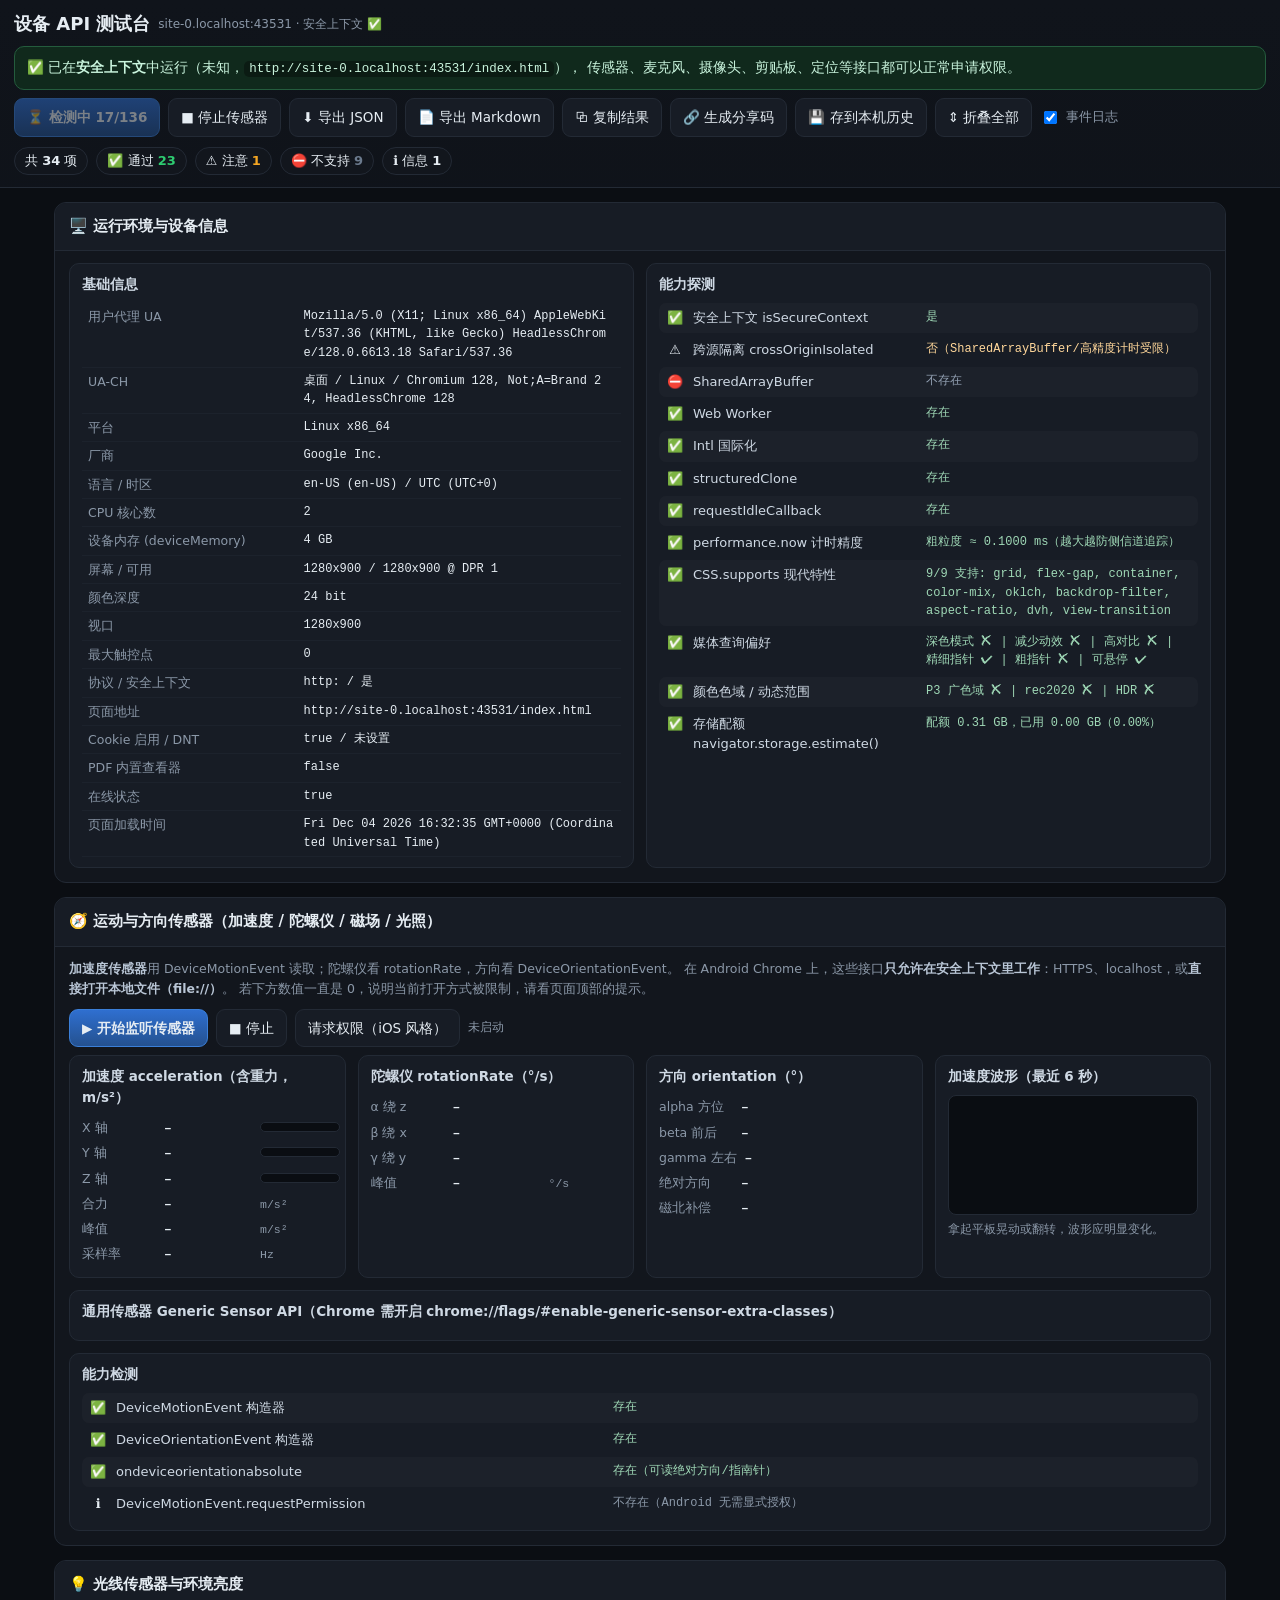
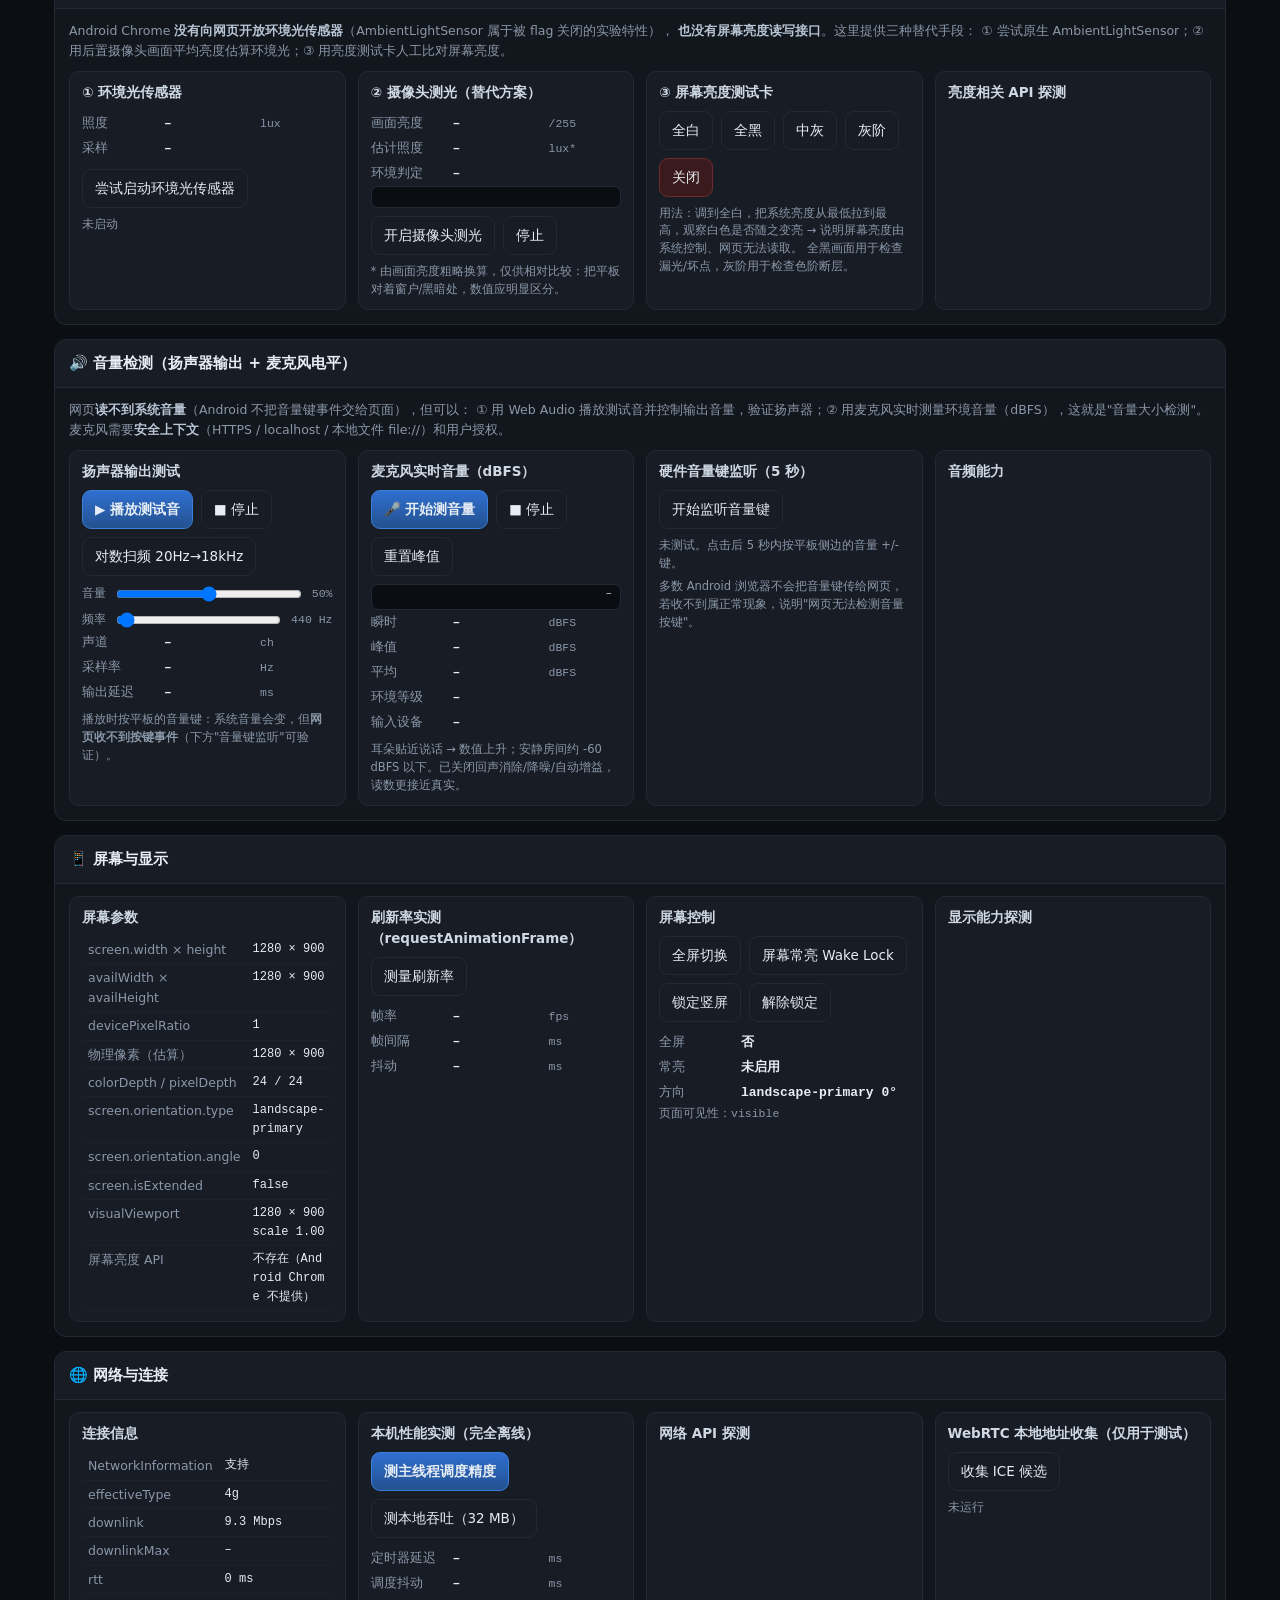
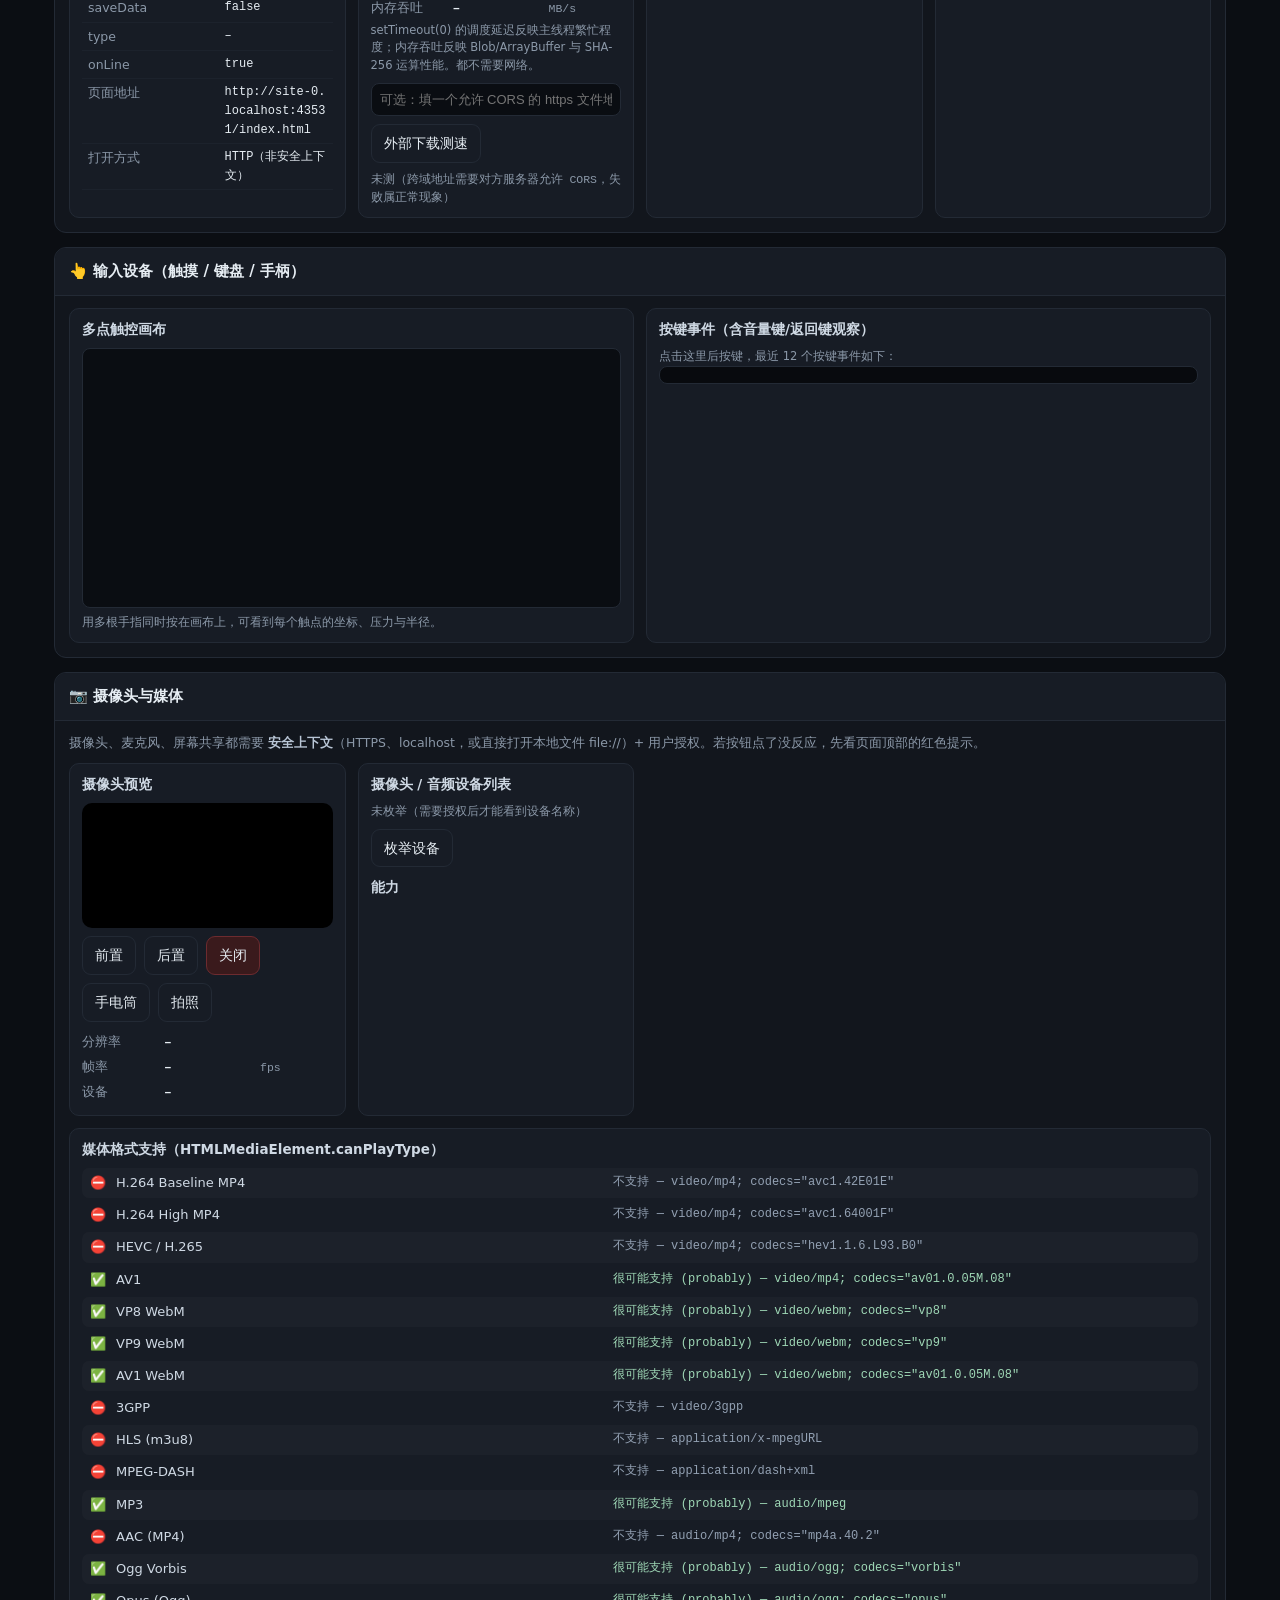
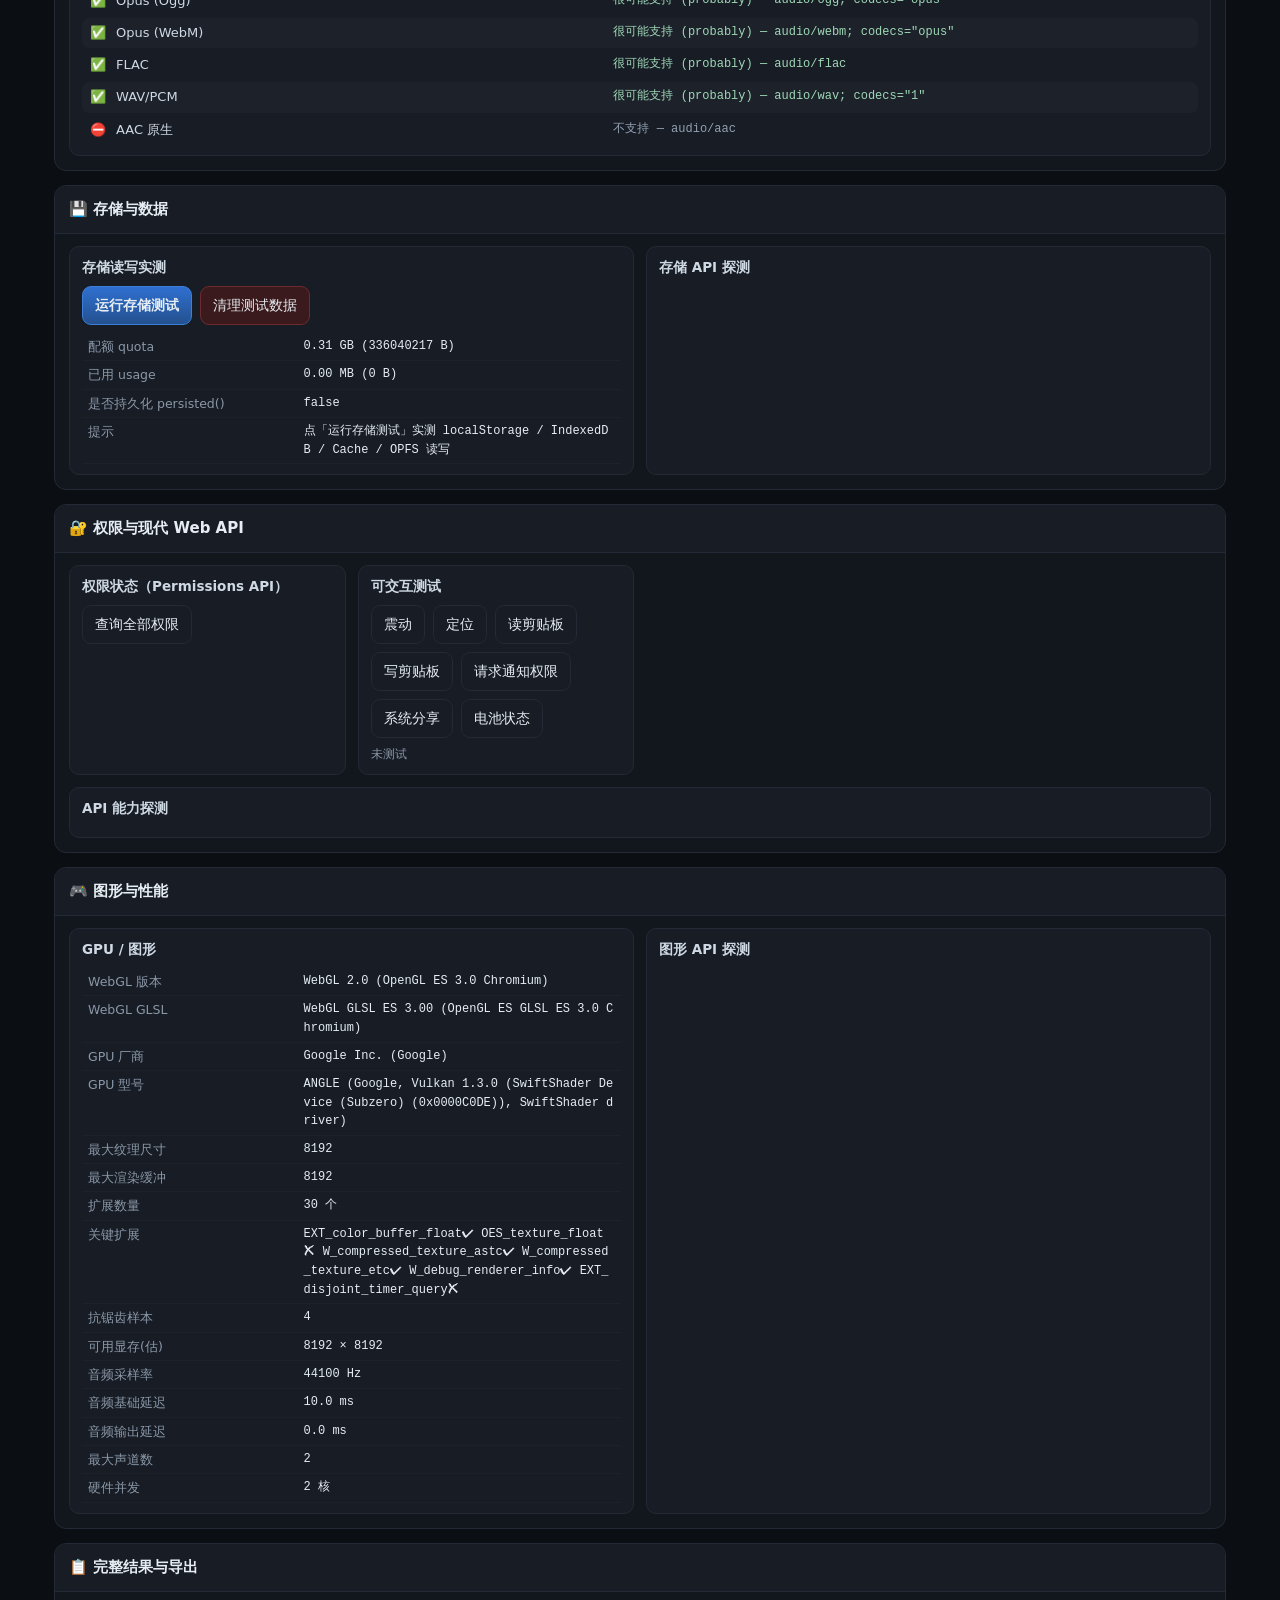
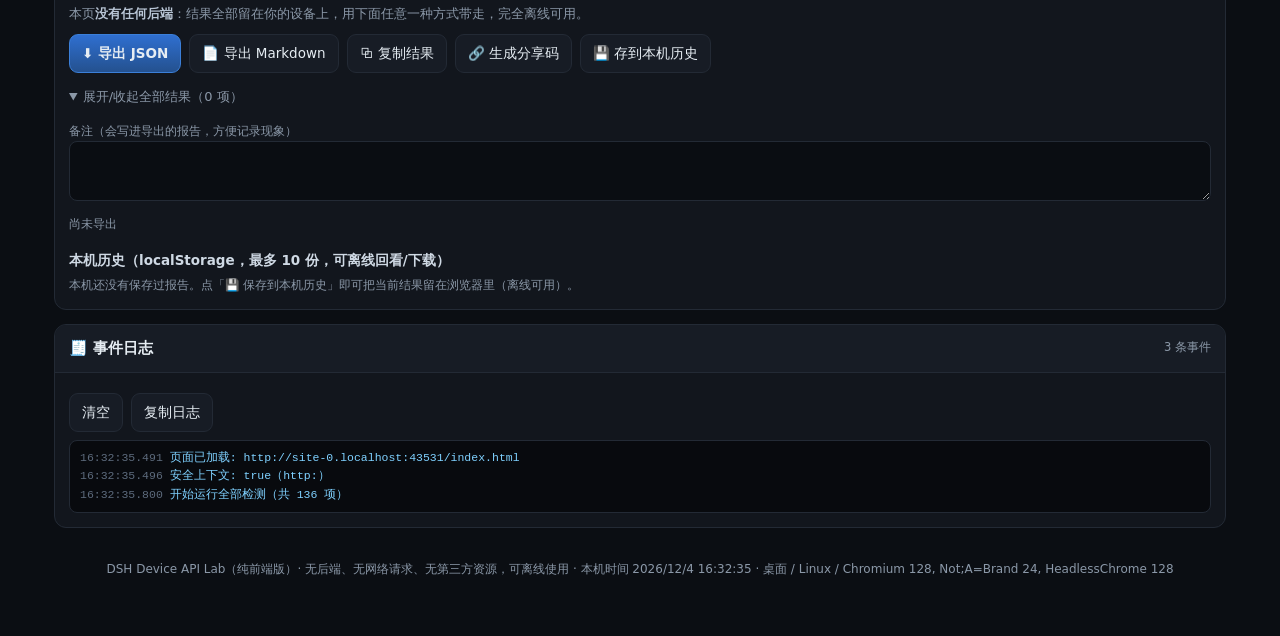
<file: index.html>
<!doctype html>
<html lang="zh-CN">
<head>
<meta charset="utf-8">
<meta name="viewport" content="width=device-width, initial-scale=1, viewport-fit=cover">
<meta name="theme-color" content="#0b0e13">
<meta name="mobile-web-app-capable" content="yes">
<title>设备 API 测试台 · DSH Device Lab</title>
<link rel="stylesheet" href="style.css">
</head>
<body>

<header>
  <h1>设备 API 测试台 <small id="hostInfo"></small></h1>
  <div id="ctxBanner"></div>
  <div id="errBanner"></div>

  <div class="toolbar">
    <button id="btnRun" class="primary">▶ 运行全部检测</button>
    <button id="btnStop">■ 停止传感器</button>
    <button id="btnExport">⬇ 导出 JSON</button>
    <button id="btnExportMd">📄 导出 Markdown</button>
    <button id="btnCopy">⧉ 复制结果</button>
    <button id="btnShareCode">🔗 生成分享码</button>
    <button id="btnSaveHist">💾 存到本机历史</button>
    <button id="btnCollapse">⇕ 折叠全部</button>
    <label class="chk"><input type="checkbox" id="chkLog" checked> 事件日志</label>
  </div>

  <div class="summary" id="summary"></div>
</header>

<main>

  <!-- ============================ 运行环境 ============================ -->
  <section class="card" id="card-env">
    <h2 data-card>🖥️ 运行环境与设备信息 <span class="badge" id="badge-env"></span></h2>
    <div class="body">
      <div class="grid2">
        <div class="panel"><h3>基础信息</h3><table class="kv" id="envTable"></table></div>
        <div class="panel"><h3>能力探测</h3><div class="rows" id="rows-env"></div></div>
      </div>
    </div>
  </section>

  <!-- ============================ 传感器 ============================ -->
  <section class="card" id="card-motion">
    <h2 data-card>🧭 运动与方向传感器（加速度 / 陀螺仪 / 磁场 / 光照）<span class="badge" id="badge-motion"></span></h2>
    <div class="body">
      <p class="hint">
        <strong>加速度传感器</strong>用 DeviceMotionEvent 读取；陀螺仪看 rotationRate，方向看 DeviceOrientationEvent。
        在 Android Chrome 上，这些接口<strong>只允许在安全上下文里工作</strong>：HTTPS、localhost，或<strong>直接打开本地文件（file://）</strong>。
        若下方数值一直是 0，说明当前打开方式被限制，请看页面顶部的提示。
      </p>
      <div class="controls">
        <button id="btnMotion" class="primary">▶ 开始监听传感器</button>
        <button id="btnMotionStop">■ 停止</button>
        <button id="btnPermMotion">请求权限（iOS 风格）</button>
        <span class="tiny" id="motionState">未启动</span>
      </div>

      <div class="grid2">
        <div class="panel">
          <h3>加速度 acceleration（含重力，m/s²）</h3>
          <div class="metric"><span class="k">X 轴</span><span class="v" id="accX">–</span><div class="bar"><i id="accXb"></i></div></div>
          <div class="metric"><span class="k">Y 轴</span><span class="v" id="accY">–</span><div class="bar"><i id="accYb"></i></div></div>
          <div class="metric"><span class="k">Z 轴</span><span class="v" id="accZ">–</span><div class="bar"><i id="accZb"></i></div></div>
          <div class="metric"><span class="k">合力</span><span class="v" id="accMag">–</span><span class="u">m/s²</span></div>
          <div class="metric"><span class="k">峰值</span><span class="v" id="accPeak">–</span><span class="u">m/s²</span></div>
          <div class="metric"><span class="k">采样率</span><span class="v" id="accHz">–</span><span class="u">Hz</span></div>
        </div>

        <div class="panel">
          <h3>陀螺仪 rotationRate（°/s）</h3>
          <div class="metric"><span class="k">α 绕 z</span><span class="v" id="rotA">–</span></div>
          <div class="metric"><span class="k">β 绕 x</span><span class="v" id="rotB">–</span></div>
          <div class="metric"><span class="k">γ 绕 y</span><span class="v" id="rotG">–</span></div>
          <div class="metric"><span class="k">峰值</span><span class="v" id="rotPeak">–</span><span class="u">°/s</span></div>
        </div>

        <div class="panel">
          <h3>方向 orientation（°）</h3>
          <div class="metric"><span class="k">alpha 方位</span><span class="v" id="oriA">–</span></div>
          <div class="metric"><span class="k">beta 前后</span><span class="v" id="oriB">–</span></div>
          <div class="metric"><span class="k">gamma 左右</span><span class="v" id="oriG">–</span></div>
          <div class="metric"><span class="k">绝对方向</span><span class="v" id="oriAbs">–</span></div>
          <div class="metric"><span class="k">磁北补偿</span><span class="v" id="oriCompass">–</span></div>
        </div>

        <div class="panel">
          <h3>加速度波形（最近 6 秒）</h3>
          <canvas class="viz" id="accChart"></canvas>
          <div class="tiny" style="margin-top:6px">拿起平板晃动或翻转，波形应明显变化。</div>
        </div>
      </div>

      <div class="panel" style="margin-top:12px">
        <h3>通用传感器 Generic Sensor API（Chrome 需开启 chrome://flags/#enable-generic-sensor-extra-classes）</h3>
        <div class="rows" id="rows-gsensor"></div>
      </div>

      <div class="panel" style="margin-top:12px"><h3>能力检测</h3><div class="rows" id="rows-motion"></div></div>
    </div>
  </section>

  <!-- ============================ 光线 / 亮度 ============================ -->
  <section class="card" id="card-light">
    <h2 data-card>💡 光线传感器与环境亮度<span class="badge" id="badge-light"></span></h2>
    <div class="body">
      <p class="hint">
        Android Chrome <strong>没有向网页开放环境光传感器</strong>（AmbientLightSensor 属于被 flag 关闭的实验特性），
        <strong>也没有屏幕亮度读写接口</strong>。这里提供三种替代手段：
        ① 尝试原生 AmbientLightSensor；② 用后置摄像头画面平均亮度估算环境光；③ 用亮度测试卡人工比对屏幕亮度。
      </p>
      <div class="grid2">
        <div class="panel">
          <h3>① 环境光传感器</h3>
          <div class="metric"><span class="k">照度</span><span class="v" id="luxVal">–</span><span class="u">lux</span></div>
          <div class="metric"><span class="k">采样</span><span class="v" id="luxHz">–</span></div>
          <div class="controls"><button id="btnLux">尝试启动环境光传感器</button></div>
          <div class="tiny" id="luxNote">未启动</div>
        </div>

        <div class="panel">
          <h3>② 摄像头测光（替代方案）</h3>
          <div class="metric"><span class="k">画面亮度</span><span class="v" id="camLum">–</span><span class="u">/255</span></div>
          <div class="metric"><span class="k">估计照度</span><span class="v" id="camLuxEst">–</span><span class="u">lux*</span></div>
          <div class="metric"><span class="k">环境判定</span><span class="v" id="camLightLabel">–</span></div>
          <div class="levelbar"><i id="camLumBar"></i></div>
          <div class="controls"><button id="btnCamMeter">开启摄像头测光</button><button id="btnCamMeterStop">停止</button></div>
          <div class="tiny">* 由画面亮度粗略换算，仅供相对比较：把平板对着窗户/黑暗处，数值应明显区分。</div>
        </div>

        <div class="panel">
          <h3>③ 屏幕亮度测试卡</h3>
          <div class="controls">
            <button data-bright="255,255,255">全白</button>
            <button data-bright="0,0,0">全黑</button>
            <button data-bright="128,128,128">中灰</button>
            <button data-bright="ramp">灰阶</button>
            <button data-bright="close" class="danger">关闭</button>
          </div>
          <div id="brightStage"></div>
          <div class="tiny" style="margin-top:8px">
            用法：调到全白，把系统亮度从最低拉到最高，观察白色是否随之变亮 → 说明屏幕亮度由系统控制、网页无法读取。
            全黑画面用于检查漏光/坏点，灰阶用于检查色阶断层。
          </div>
        </div>

        <div class="panel">
          <h3>亮度相关 API 探测</h3>
          <div class="rows" id="rows-light"></div>
        </div>
      </div>
    </div>
  </section>

  <!-- ============================ 声音 / 音量 ============================ -->
  <section class="card" id="card-audio">
    <h2 data-card>🔊 音量检测（扬声器输出 + 麦克风电平）<span class="badge" id="badge-audio"></span></h2>
    <div class="body">
      <p class="hint">
        网页<strong>读不到系统音量</strong>（Android 不把音量键事件交给页面），但可以：
        ① 用 Web Audio 播放测试音并控制输出音量，验证扬声器；② 用麦克风实时测量环境音量（dBFS），这就是"音量大小检测"。
        麦克风需要<strong>安全上下文</strong>（HTTPS / localhost / 本地文件 file://）和用户授权。
      </p>
      <div class="grid2">
        <div class="panel">
          <h3>扬声器输出测试</h3>
          <div class="controls">
            <button id="btnTone" class="primary">▶ 播放测试音</button>
            <button id="btnToneStop">■ 停止</button>
            <button id="btnSweep">对数扫频 20Hz→18kHz</button>
          </div>
          <div class="slider"><span class="tiny nowrap">音量</span><input type="range" id="toneVol" min="0" max="100" value="50"><span class="tiny mono" id="toneVolVal">50%</span></div>
          <div class="slider" style="margin-top:6px"><span class="tiny nowrap">频率</span><input type="range" id="toneFreq" min="20" max="18000" value="440"><span class="tiny mono" id="toneFreqVal">440 Hz</span></div>
          <div class="metric"><span class="k">声道</span><span class="v" id="spkCh">–</span><span class="u">ch</span></div>
          <div class="metric"><span class="k">采样率</span><span class="v" id="spkRate">–</span><span class="u">Hz</span></div>
          <div class="metric"><span class="k">输出延迟</span><span class="v" id="spkLat">–</span><span class="u">ms</span></div>
          <div class="tiny" style="margin-top:6px">播放时按平板的音量键：系统音量会变，但<strong>网页收不到按键事件</strong>（下方"音量键监听"可验证）。</div>
        </div>

        <div class="panel">
          <h3>麦克风实时音量（dBFS）</h3>
          <div class="controls">
            <button id="btnMic" class="primary">🎤 开始测音量</button>
            <button id="btnMicStop">■ 停止</button>
            <button id="btnMicReset">重置峰值</button>
          </div>
          <div class="levelbar" style="height:26px"><i id="micBar"></i><span id="micBarTxt">–</span></div>
          <div class="metric"><span class="k">瞬时</span><span class="v" id="micDb">–</span><span class="u">dBFS</span></div>
          <div class="metric"><span class="k">峰值</span><span class="v" id="micPeak">–</span><span class="u">dBFS</span></div>
          <div class="metric"><span class="k">平均</span><span class="v" id="micAvg">–</span><span class="u">dBFS</span></div>
          <div class="metric"><span class="k">环境等级</span><span class="v" id="micLabel">–</span></div>
          <div class="metric"><span class="k">输入设备</span><span class="v" id="micDevice">–</span></div>
          <div class="tiny" style="margin-top:6px">耳朵贴近说话 → 数值上升；安静房间约 -60 dBFS 以下。已关闭回声消除/降噪/自动增益，读数更接近真实。</div>
        </div>

        <div class="panel">
          <h3>硬件音量键监听（5 秒）</h3>
          <div class="controls"><button id="btnVolKeys">开始监听音量键</button></div>
          <div class="tiny" id="volKeyResult">未测试。点击后 5 秒内按平板侧边的音量 +/- 键。</div>
          <div class="tiny" style="margin-top:6px">多数 Android 浏览器不会把音量键传给网页，若收不到属正常现象，说明"网页无法检测音量按键"。</div>
        </div>

        <div class="panel">
          <h3>音频能力</h3>
          <div class="rows" id="rows-audio"></div>
        </div>
      </div>
    </div>
  </section>

  <!-- ============================ 屏幕 / 显示 ============================ -->
  <section class="card" id="card-screen">
    <h2 data-card>📱 屏幕与显示<span class="badge" id="badge-screen"></span></h2>
    <div class="body">
      <div class="grid2">
        <div class="panel"><h3>屏幕参数</h3><table class="kv" id="screenTable"></table></div>
        <div class="panel">
          <h3>刷新率实测（requestAnimationFrame）</h3>
          <div class="controls"><button id="btnFps">测量刷新率</button></div>
          <div class="metric"><span class="k">帧率</span><span class="v" id="fpsVal">–</span><span class="u">fps</span></div>
          <div class="metric"><span class="k">帧间隔</span><span class="v" id="fpsGap">–</span><span class="u">ms</span></div>
          <div class="metric"><span class="k">抖动</span><span class="v" id="fpsJitter">–</span><span class="u">ms</span></div>
        </div>
        <div class="panel">
          <h3>屏幕控制</h3>
          <div class="controls">
            <button id="btnFs">全屏切换</button>
            <button id="btnWake">屏幕常亮 Wake Lock</button>
            <button id="btnOrientLock">锁定竖屏</button>
            <button id="btnOrientUnlock">解除锁定</button>
          </div>
          <div class="metric"><span class="k">全屏</span><span class="v" id="fsState">否</span></div>
          <div class="metric"><span class="k">常亮</span><span class="v" id="wakeState">未启用</span></div>
          <div class="metric"><span class="k">方向</span><span class="v" id="orientState">–</span></div>
          <div class="tiny">页面可见性：<span id="visState" class="mono">–</span></div>
        </div>
        <div class="panel"><h3>显示能力探测</h3><div class="rows" id="rows-screen"></div></div>
      </div>
    </div>
  </section>

  <!-- ============================ 网络 ============================ -->
  <section class="card" id="card-network">
    <h2 data-card>🌐 网络与连接<span class="badge" id="badge-network"></span></h2>
    <div class="body">
      <div class="grid2">
        <div class="panel"><h3>连接信息</h3><table class="kv" id="netTable"></table></div>
        <div class="panel">
          <h3>本机性能实测（完全离线）</h3>
          <div class="controls">
            <button id="btnRtt" class="primary">测主线程调度精度</button>
            <button id="btnSpeed">测本地吞吐（32 MB）</button>
          </div>
          <div class="metric"><span class="k">定时器延迟</span><span class="v" id="rttVal">–</span><span class="u">ms</span></div>
          <div class="metric"><span class="k">调度抖动</span><span class="v" id="rttJitter">–</span><span class="u">ms</span></div>
          <div class="metric"><span class="k">内存吞吐</span><span class="v" id="speedVal">–</span><span class="u">MB/s</span></div>
          <div class="tiny">setTimeout(0) 的调度延迟反映主线程繁忙程度；内存吞吐反映 Blob/ArrayBuffer 与 SHA-256 运算性能。都不需要网络。</div>
          <div class="controls" style="margin-top:8px">
            <input id="remoteUrl" placeholder="可选：填一个允许 CORS 的 https 文件地址" style="flex:1;min-width:150px;background:#0a0d12;color:var(--fg);border:1px solid var(--line);border-radius:8px;padding:8px;font-size:13px">
            <button id="btnRemoteSpeed">外部下载测速</button>
          </div>
          <div class="tiny mono wrap" id="remoteSpeedVal">未测（跨域地址需要对方服务器允许 CORS，失败属正常现象）</div>
        </div>
        <div class="panel"><h3>网络 API 探测</h3><div class="rows" id="rows-network"></div></div>
        <div class="panel"><h3>WebRTC 本地地址收集（仅用于测试）</h3>
          <div class="controls"><button id="btnRtc">收集 ICE 候选</button></div>
          <div class="tiny mono wrap" id="rtcOut">未运行</div>
        </div>
      </div>
    </div>
  </section>

  <!-- ============================ 输入 ============================ -->
  <section class="card" id="card-input">
    <h2 data-card>👆 输入设备（触摸 / 键盘 / 手柄）<span class="badge" id="badge-input"></span></h2>
    <div class="body">
      <div class="grid2">
        <div class="panel">
          <h3>多点触控画布</h3>
          <canvas class="viz touchpad" id="touchpad"></canvas>
          <div class="tiny" id="touchInfo" style="margin-top:6px">用多根手指同时按在画布上，可看到每个触点的坐标、压力与半径。</div>
        </div>
        <div class="panel">
          <h3>按键事件（含音量键/返回键观察）</h3>
          <div class="tiny" id="keyInfo">点击这里后按键，最近 12 个按键事件如下：</div>
          <div class="log" id="keyLog" style="max-height:180px"></div>
          <div class="rows" id="rows-input" style="margin-top:10px"></div>
        </div>
      </div>
    </div>
  </section>

  <!-- ============================ 摄像头 / 媒体 ============================ -->
  <section class="card" id="card-media">
    <h2 data-card>📷 摄像头与媒体<span class="badge" id="badge-media"></span></h2>
    <div class="body">
      <p class="hint">摄像头、麦克风、屏幕共享都需要 <strong>安全上下文</strong>（HTTPS、localhost，或直接打开本地文件 file://）+ 用户授权。若按钮点了没反应，先看页面顶部的红色提示。</p>
      <div class="grid2">
        <div class="panel">
          <h3>摄像头预览</h3>
          <video id="video" playsinline muted></video>
          <div class="controls">
            <button id="btnCamFront">前置</button>
            <button id="btnCamBack">后置</button>
            <button id="btnCamStop" class="danger">关闭</button>
            <button id="btnTorch">手电筒</button>
            <button id="btnShot">拍照</button>
          </div>
          <div class="metric"><span class="k">分辨率</span><span class="v" id="camRes">–</span></div>
          <div class="metric"><span class="k">帧率</span><span class="v" id="camFps">–</span><span class="u">fps</span></div>
          <div class="metric"><span class="k">设备</span><span class="v" id="camLabel">–</span></div>
          <canvas id="shotCanvas" style="max-width:100%;border-radius:8px;margin-top:8px;display:none"></canvas>
        </div>
        <div class="panel">
          <h3>摄像头 / 音频设备列表</h3>
          <div class="tiny" id="deviceList">未枚举（需要授权后才能看到设备名称）</div>
          <div class="controls"><button id="btnDevices">枚举设备</button></div>
          <h3 style="margin-top:10px">能力</h3>
          <div class="rows" id="rows-media"></div>
        </div>
        <div class="panel" style="grid-column:1/-1">
          <h3>媒体格式支持（HTMLMediaElement.canPlayType）</h3>
          <div class="rows" id="rows-codec"></div>
        </div>
      </div>
    </div>
  </section>

  <!-- ============================ 存储 ============================ -->
  <section class="card" id="card-storage">
    <h2 data-card>💾 存储与数据<span class="badge" id="badge-storage"></span></h2>
    <div class="body">
      <div class="grid2">
        <div class="panel">
          <h3>存储读写实测</h3>
          <div class="controls">
            <button id="btnStorage" class="primary">运行存储测试</button>
            <button id="btnStorageClear" class="danger">清理测试数据</button>
          </div>
          <table class="kv" id="storageTable"></table>
        </div>
        <div class="panel"><h3>存储 API 探测</h3><div class="rows" id="rows-storage"></div></div>
      </div>
    </div>
  </section>

  <!-- ============================ 现代 API / 权限 ============================ -->
  <section class="card" id="card-modern">
    <h2 data-card>🔐 权限与现代 Web API<span class="badge" id="badge-modern"></span></h2>
    <div class="body">
      <div class="grid2">
        <div class="panel">
          <h3>权限状态（Permissions API）</h3>
          <div class="controls"><button id="btnPerms">查询全部权限</button></div>
          <div class="rows" id="rows-perm"></div>
        </div>
        <div class="panel">
          <h3>可交互测试</h3>
          <div class="controls">
            <button id="btnVibrate">震动</button>
            <button id="btnGeo">定位</button>
            <button id="btnClipRead">读剪贴板</button>
            <button id="btnClipWrite">写剪贴板</button>
            <button id="btnNotify">请求通知权限</button>
            <button id="btnShare">系统分享</button>
            <button id="btnBattery">电池状态</button>
          </div>
          <div class="tiny mono wrap" id="modernOut">未测试</div>
        </div>
        <div class="panel" style="grid-column:1/-1"><h3>API 能力探测</h3><div class="rows" id="rows-modern"></div></div>
      </div>
    </div>
  </section>

  <!-- ============================ 图形 / 性能 ============================ -->
  <section class="card" id="card-graphics">
    <h2 data-card>🎮 图形与性能<span class="badge" id="badge-graphics"></span></h2>
    <div class="body">
      <div class="grid2">
        <div class="panel"><h3>GPU / 图形</h3><table class="kv" id="gpuTable"></table></div>
        <div class="panel"><h3>图形 API 探测</h3><div class="rows" id="rows-graphics"></div></div>
      </div>
    </div>
  </section>

  <!-- ============================ 结果 ============================ -->
  <section class="card" id="card-results">
    <h2 data-card>📋 完整结果与导出<span class="badge" id="badge-results"></span></h2>
    <div class="body">
      <p class="hint">本页<strong>没有任何后端</strong>：结果全部留在你的设备上，用下面任意一种方式带走，完全离线可用。</p>
      <div class="controls">
        <button id="btnExport2" class="primary">⬇ 导出 JSON</button>
        <button id="btnExportMd2">📄 导出 Markdown</button>
        <button id="btnCopy2">⧉ 复制结果</button>
        <button id="btnShareCode2">🔗 生成分享码</button>
        <button id="btnSaveHist2">💾 存到本机历史</button>
      </div>
      <textarea id="shareCodeBox" readonly placeholder="点「生成分享码」后，压缩过的报告文本会出现在这里，可复制到聊天工具发到电脑" style="display:none;width:100%;height:76px;background:#0a0d12;color:var(--fg);border:1px solid var(--line);border-radius:8px;padding:8px;font:12px/1.5 ui-monospace,Consolas,monospace;word-break:break-all"></textarea>
      <details class="result-details" open>
        <summary>展开/收起全部结果（<span id="allCount">0</span> 项）</summary>
        <div class="rows" id="rows-all"></div>
      </details>
      <label class="tiny" style="display:block;margin-top:10px">备注（会写进导出的报告，方便记录现象）</label>
      <textarea id="userNote" style="width:100%;height:60px;background:#0a0d12;color:var(--fg);border:1px solid var(--line);border-radius:8px;padding:8px;font:13px/1.5 inherit"></textarea>
      <div class="tiny mono wrap" id="reportOut" style="margin-top:8px">尚未导出</div>

      <h3 style="margin:16px 0 6px;font-size:13.5px;color:#cfd9e4">本机历史（localStorage，最多 10 份，可离线回看/下载）</h3>
      <div id="historyList"></div>
    </div>
  </section>

  <!-- ============================ 日志 ============================ -->
  <section class="card" id="card-log">
    <h2 data-card>🧾 事件日志<span class="badge" id="badge-log"></span></h2>
    <div class="body">
      <div class="controls">
        <button id="btnLogClear">清空</button>
        <button id="btnLogCopy">复制日志</button>
      </div>
      <div class="log" id="log"></div>
    </div>
  </section>

</main>

<footer>
  DSH Device API Lab（纯前端版）· 无后端、无网络请求、无第三方资源，可离线使用 · <span id="footInfo"></span>
</footer>

<script src="app.js"></script>
</body>
</html>
</file>
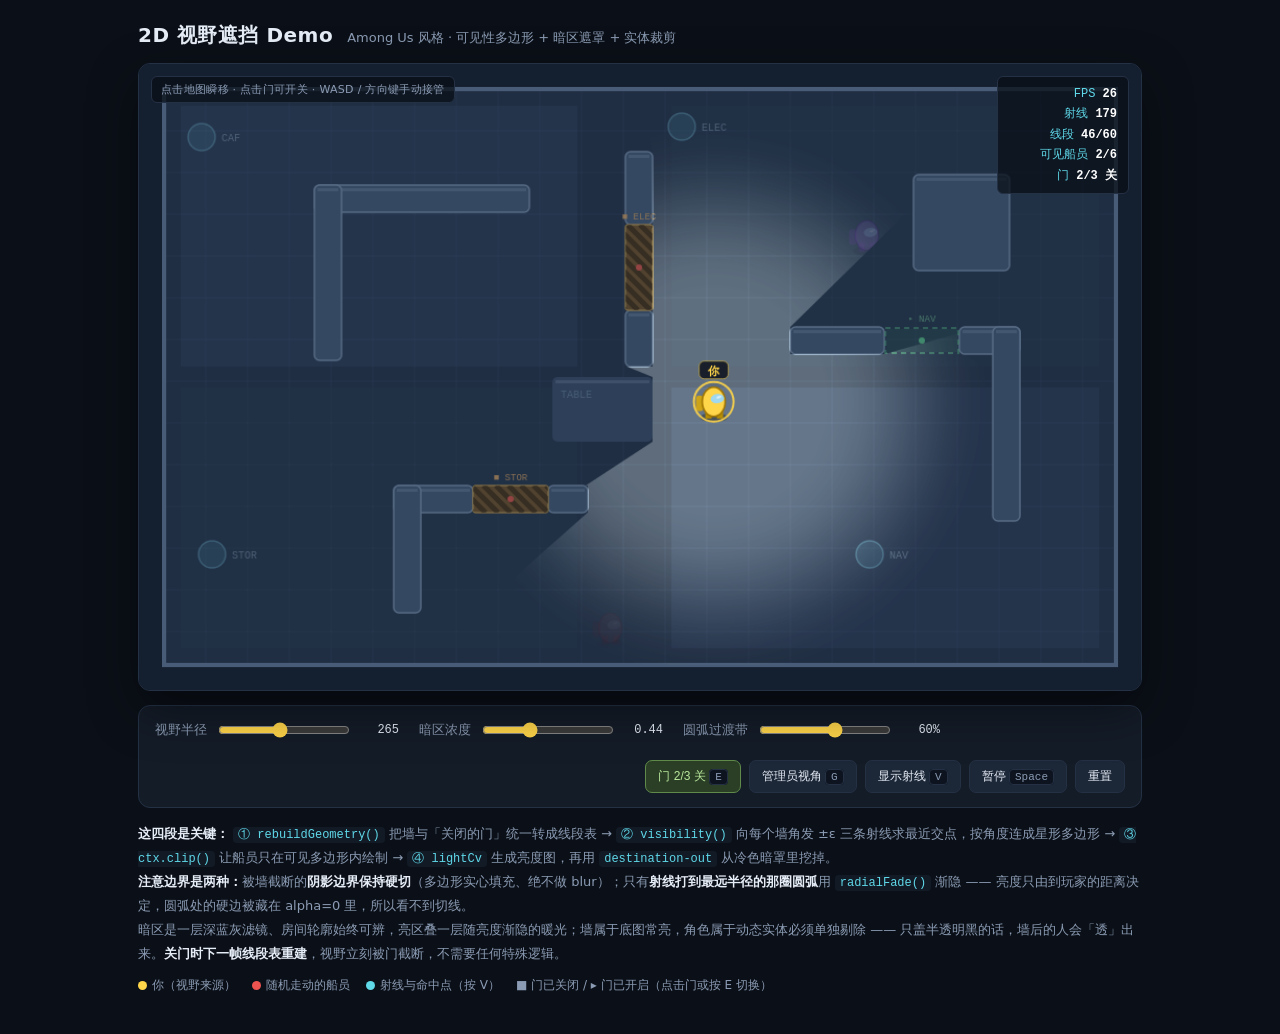
<file: vision-demo/index.html>
<!doctype html>
<html lang="zh-CN">
<head>
<meta charset="utf-8">
<meta name="viewport" content="width=device-width,initial-scale=1">
<title>2D 视野遮挡 Demo · Among Us 风格</title>
<style>
  :root{
    --bg:#0b1018; --panel:#141c28; --line:#243145;
    --text:#e7edf7; --muted:#8b9bb3; --accent:#ffd54a; --cyan:#5fd8e8;
  }
  *{box-sizing:border-box}
  html,body{margin:0;min-height:100%;background:var(--bg);color:var(--text);
    font-family:system-ui,-apple-system,"PingFang SC","Microsoft YaHei",sans-serif}
  .wrap{max-width:1040px;margin:0 auto;padding:22px 18px 40px}
  header{display:flex;align-items:baseline;gap:14px;flex-wrap:wrap;margin-bottom:14px}
  h1{font-size:20px;margin:0;letter-spacing:.5px}
  header span{font-size:13px;color:var(--muted)}
  .stage{position:relative;border:1px solid var(--line);border-radius:12px;overflow:hidden;
    background:#0d1420;box-shadow:0 18px 50px rgba(0,0,0,.45)}
  canvas{display:block;width:100%;height:auto;aspect-ratio:960/600;cursor:crosshair}
  .tag{position:absolute;left:12px;top:12px;font-size:11px;color:var(--muted);
    background:rgba(8,13,22,.72);border:1px solid var(--line);padding:5px 9px;border-radius:6px;
    pointer-events:none;letter-spacing:.3px}
  .hud{position:absolute;right:12px;top:12px;font:12px/1.7 ui-monospace,SFMono-Regular,Menlo,monospace;
    color:var(--cyan);background:rgba(8,13,22,.72);border:1px solid var(--line);
    padding:7px 11px;border-radius:6px;pointer-events:none;text-align:right;min-width:132px}
  .hud b{color:#fff;font-weight:600}
  .bar{margin-top:14px;background:var(--panel);border:1px solid var(--line);border-radius:12px;
    padding:14px 16px;display:flex;gap:20px;align-items:center;flex-wrap:wrap}
  .ctrl{display:flex;align-items:center;gap:9px;font-size:13px;color:var(--muted)}
  .ctrl input[type=range]{width:132px;accent-color:var(--accent)}
  .ctrl output{font:12px ui-monospace,Menlo,monospace;color:var(--text);min-width:38px;text-align:right}
  .btns{display:flex;gap:8px;margin-left:auto;flex-wrap:wrap}
  button{background:#1c2737;color:var(--text);border:1px solid var(--line);border-radius:7px;
    padding:7px 12px;font-size:12px;cursor:pointer;transition:.15s}
  button:hover{border-color:#3d5878;background:#243247}
  button.on{background:#2b3f26;border-color:#5f8a4a;color:#b8e89c}
  kbd{font:11px ui-monospace,Menlo,monospace;background:#0d1420;border:1px solid var(--line);
    border-radius:4px;padding:1px 5px;color:var(--muted)}
  .note{margin-top:14px;font-size:13px;line-height:1.85;color:var(--muted)}
  .note b{color:var(--text);font-weight:600}
  .note code{font:12px ui-monospace,Menlo,monospace;color:var(--cyan);
    background:#121a26;padding:1px 5px;border-radius:4px}
  .legend{display:flex;gap:16px;flex-wrap:wrap;margin-top:10px;font-size:12px;color:var(--muted)}
  .dot{display:inline-block;width:9px;height:9px;border-radius:50%;margin-right:5px;vertical-align:middle}
</style>
</head>
<body>
<div class="wrap">
  <header>
    <h1>2D 视野遮挡 Demo</h1>
    <span>Among Us 风格 · 可见性多边形 + 暗区遮罩 + 实体裁剪</span>
  </header>

  <div class="stage">
    <canvas id="cv"></canvas>
    <div class="tag">点击地图瞬移 · 点击门可开关 · WASD / 方向键手动接管</div>
    <div class="hud" id="hud"></div>
  </div>

  <div class="bar">
    <label class="ctrl">视野半径
      <input id="radius" type="range" min="120" max="430" value="265" step="5">
      <output id="radiusOut">265</output>
    </label>
    <label class="ctrl">暗区浓度
      <input id="dark" type="range" min="0.20" max="0.90" value="0.44" step="0.01">
      <output id="darkOut">0.44</output>
    </label>
    <label class="ctrl">圆弧过渡带
      <input id="soft" type="range" min="0.10" max="0.95" value="0.60" step="0.01">
      <output id="softOut">60%</output>
    </label>
    <div class="btns">
      <button id="btnDoors">切换门 <kbd>E</kbd></button>
      <button id="btnGod">管理员视角 <kbd>G</kbd></button>
      <button id="btnRay">显示射线 <kbd>V</kbd></button>
      <button id="btnPause">暂停 <kbd>Space</kbd></button>
      <button id="btnReset">重置</button>
    </div>
  </div>

  <div class="note">
    <b>这四段是关键：</b>
    <code>① rebuildGeometry()</code> 把墙与「关闭的门」统一转成线段表 →
    <code>② visibility()</code> 向每个墙角发 ±ε 三条射线求最近交点，按角度连成星形多边形 →
    <code>③ ctx.clip()</code> 让船员只在可见多边形内绘制 →
    <code>④ lightCv</code> 生成亮度图，再用 <code>destination-out</code> 从冷色暗罩里挖掉。<br>
    <b>注意边界是两种：</b>被墙截断的<b>阴影边界保持硬切</b>（多边形实心填充、绝不做 blur）；只有<b>射线打到最远半径的那圈圆弧</b>用 <code>radialFade()</code> 渐隐 —— 亮度只由到玩家的距离决定，圆弧处的硬边被藏在 alpha=0 里，所以看不到切线。<br>
    暗区是一层深蓝灰滤镜、房间轮廓始终可辨，亮区叠一层随亮度渐隐的暖光；墙属于底图常亮，角色属于动态实体必须单独剔除 —— 只盖半透明黑的话，墙后的人会「透」出来。<b>关门时下一帧线段表重建</b>，视野立刻被门截断，不需要任何特殊逻辑。
  </div>
  <div class="legend">
    <span><i class="dot" style="background:#ffd54a"></i>你（视野来源）</span>
    <span><i class="dot" style="background:#ef5350"></i>随机走动的船员</span>
    <span><i class="dot" style="background:#5fd8e8"></i>射线与命中点（按 V）</span>
    <span>■ 门已关闭 / ▸ 门已开启（点击门或按 E 切换）</span>
  </div>
</div>

<script>
(() => {
  'use strict';
  const TAU = Math.PI * 2;
  const W = 960, H = 600;
  const cv = document.getElementById('cv');
  const ctx = cv.getContext('2d');
  const hud = document.getElementById('hud');
  const maskCv = document.createElement('canvas');
  const mctx = maskCv.getContext('2d');
  const lightCv = document.createElement('canvas');   // 可见度亮度图（只用 alpha 通道）
  const lctx = lightCv.getContext('2d');
  let dpr = 1;

  function resize(){
    dpr = Math.min(window.devicePixelRatio || 1, 2);
    for (const c of [cv, maskCv, lightCv]){ c.width = W * dpr; c.height = H * dpr; }
    for (const c of [ctx, mctx, lctx]) c.setTransform(dpr, 0, 0, dpr, 0, 0);
  }
  resize();
  addEventListener('resize', resize);

  /* ─────────────────── 地图 ─────────────────── */
  // 外框同时也是视野边界线段；内部是几个遮挡块（含一张矮桌）
  const OUTER = { x: 24, y: 24, w: W - 48, h: H - 48 };
  // 长墙被拆成两段、中间留门洞；门单独放 doors[]，开关时动态增删线段
  const walls = [
    { x: 168, y: 116, w: 206, h: 26 },
    { x: 168, y: 116, w: 26, h: 168 },
    { x: 466, y: 84,  w: 26, h: 70  },
    { x: 466, y: 236, w: 26, h: 54  },
    { x: 624, y: 252, w: 90, h: 26  },
    { x: 786, y: 252, w: 58, h: 26  },
    { x: 818, y: 252, w: 26, h: 186 },
    { x: 244, y: 404, w: 76, h: 26  },
    { x: 392, y: 404, w: 38, h: 26  },
    { x: 244, y: 404, w: 26, h: 122 },
    { x: 396, y: 300, w: 96, h: 62, desk: true },
    { x: 742, y: 106, w: 92, h: 92 },
  ];
  const doors = [
    { x: 466, y: 154, w: 26, h: 82, open: false, name: 'ELEC' },
    { x: 714, y: 252, w: 72, h: 26, open: true,  name: 'NAV'  },
    { x: 320, y: 404, w: 72, h: 26, open: false, name: 'STOR' },
  ];
  const decor = [
    { x: 60,  y: 70,  label: 'CAF' },
    { x: 520, y: 60,  label: 'ELEC' },
    { x: 700, y: 470, label: 'NAV' },
    { x: 70,  y: 470, label: 'STOR' },
  ];

  /* ① 线段化：所有遮挡体统一转成 2D 线段，与渲染完全解耦 */
  function rectSegments(r){
    const x2 = r.x + r.w, y2 = r.y + r.h;
    return [
      { a:{x:r.x,y:r.y}, b:{x:x2,y:r.y} },
      { a:{x:x2,y:r.y},  b:{x:x2,y:y2} },
      { a:{x:x2,y:y2},   b:{x:r.x,y:y2} },
      { a:{x:r.x,y:y2},  b:{x:r.x,y:r.y} },
    ];
  }
  // 门关着才算实体：碰撞、线段、墙角三者共用同一份，保证画面与判定严格一致
  function solidRects(){ return [...walls, ...doors.filter(d => !d.open)]; }
  let segments = [], corners = [];
  function rebuildGeometry(){
    segments = [...rectSegments(OUTER), ...solidRects().flatMap(rectSegments)];
    const map = new Map();
    for (const s of segments) for (const p of [s.a, s.b]) map.set(p.x + ',' + p.y, p);
    corners = [...map.values()];
  }
  rebuildGeometry();

  function segNearCircle(s, o, R){
    const mx = (s.a.x + s.b.x) / 2, my = (s.a.y + s.b.y) / 2;
    const rr = Math.hypot(s.b.x - s.a.x, s.b.y - s.a.y) / 2 + R;
    return (mx-o.x)**2 + (my-o.y)**2 <= rr*rr;
  }

  /* ─────────────────── 射线 & 可见性多边形 ─────────────────── */
  // o + t*d = a + u*(b-a)，解 2x2 线性方程；d 为单位向量，t 即距离
  function cast(o, ang, maxD, segs){
    const dx = Math.cos(ang), dy = Math.sin(ang);
    let best = maxD;
    for (const s of segs){
      const sx = s.b.x - s.a.x, sy = s.b.y - s.a.y;
      const den = dx * sy - dy * sx;
      if (Math.abs(den) < 1e-9) continue;              // 平行
      const qx = s.a.x - o.x, qy = s.a.y - o.y;
      const t = (qx * sy - qy * sx) / den;             // 射线参数
      const u = (qx * dy - qy * dx) / den;             // 线段参数
      if (t > 1e-6 && t < best && u >= 0 && u <= 1) best = t;
    }
    return best;
  }

  /* ② 对每个墙角发 ±ε 三条射线（只打顶点会被浮点误差吞掉、墙角漏光），
        再补一圈均匀角撑出圆弧；命中点按角度排序，从原点连成星形多边形 */
  const EPS = 0.0008, ARC_STEPS = 100;
  function visibility(o, R){
    const segs = segments.filter(s => segNearCircle(s, o, R)); // 预筛：只算视野圆附近的墙
    const angles = [];
    for (const p of corners){
      const dx = p.x - o.x, dy = p.y - o.y;
      if (dx*dx + dy*dy > (R + 2)**2) continue;
      const a = Math.atan2(dy, dx);
      angles.push(a - EPS, a, a + EPS);
    }
    for (let i = 0; i <= ARC_STEPS; i++) angles.push(-Math.PI + i * TAU / ARC_STEPS);
    angles.sort((a, b) => a - b);

    const pts = [];
    let last = -Infinity;
    for (const a of angles){
      if (a - last < 1e-7) continue;
      last = a;
      const d = cast(o, a, R, segs);
      pts.push({ x: o.x + Math.cos(a)*d, y: o.y + Math.sin(a)*d, a, d });
    }
    return { pts, segs, rayCount: pts.length };
  }

  function polyPath(c, o, pts){
    c.beginPath();
    c.moveTo(o.x, o.y);
    for (const p of pts) c.lineTo(p.x, p.y);
    c.closePath();  // 连回原点 → 星形扇形，不会在 ±π 处拉出一条横穿画面的弦
  }
  // HUD 用：目标之前没有墙才可见（与视觉裁剪共用同一份线段表）
  function canSee(o, target, R, segs){
    const dx = target.x - o.x, dy = target.y - o.y;
    const d = Math.hypot(dx, dy);
    if (d > R) return false;
    return cast(o, Math.atan2(dy, dx), R, segs) >= d - 7;
  }

  /* ─────────────────── 角色 ─────────────────── */
  const R_BODY = 12;
  const COLORS = ['#ef5350','#42a5f5','#66bb6a','#ec7ab5','#ffa726','#ab7bf0'];
  let me, crew;

  function blocked(x, y, r){
    if (x < OUTER.x+r || x > OUTER.x+OUTER.w-r || y < OUTER.y+r || y > OUTER.y+OUTER.h-r) return true;
    for (const w of solidRects())
      if (x > w.x-r && x < w.x+w.w+r && y > w.y-r && y < w.y+w.h+r) return true;
    return false;
  }
  function freeSpot(){
    for (let i = 0; i < 400; i++){
      const x = OUTER.x + 30 + Math.random()*(OUTER.w - 60);
      const y = OUTER.y + 30 + Math.random()*(OUTER.h - 60);
      if (!blocked(x, y, R_BODY + 8)) return { x, y };
    }
    return { x: W/2, y: H/2 };
  }
  function makeActor(color, isMe){
    const p = isMe ? { x: 600, y: 400 } : freeSpot();
    return { ...p, r: R_BODY, color, dir: Math.random()*TAU,
             speed: isMe ? 54 : 38 + Math.random()*30,
             timer: 0, phase: Math.random()*TAU, isMe };
  }
  function resetActors(){
    me = makeActor('#ffd54a', true);
    const { segs } = visibility(me, 265);
    crew = COLORS.map((color, i) => {
      const a = makeActor(color, false);
      // 前 3 个放视野内、后 3 个放墙后或圆外，一打开就能看出「谁被挡住了」
      if (i < 3){
        for (let t = 0; t < 90; t++){
          const ang = Math.random() * TAU, dist = 85 + Math.random() * 150;
          const x = me.x + Math.cos(ang) * dist, y = me.y + Math.sin(ang) * dist;
          if (!blocked(x, y, a.r + 4) && canSee(me, {x, y}, 265, segs)){
            a.x = x; a.y = y; break;
          }
        }
      } else {
        for (let t = 0; t < 150; t++){
          const p = freeSpot();
          if (!canSee(me, p, 265, segs)){ a.x = p.x; a.y = p.y; break; }
        }
      }
      return a;
    });
  }
  resetActors();

  // 分轴推进：撞墙时沿另一轴滑动，并顺手换个方向
  function step(e, dt){
    const vx = Math.cos(e.dir) * e.speed * dt;
    const vy = Math.sin(e.dir) * e.speed * dt;
    if (!blocked(e.x + vx, e.y, e.r)) e.x += vx; else e.dir = Math.random()*TAU;
    if (!blocked(e.x, e.y + vy, e.r)) e.y += vy; else e.dir = Math.random()*TAU;
    e.phase += dt * 7;
  }

  const keys = new Set();
  let manual = 0;
  function update(dt){
    if (manual > 0){
      manual -= dt;
      let dx = 0, dy = 0;
      if (keys.has('a') || keys.has('arrowleft'))  dx -= 1;
      if (keys.has('d') || keys.has('arrowright')) dx += 1;
      if (keys.has('w') || keys.has('arrowup'))    dy -= 1;
      if (keys.has('s') || keys.has('arrowdown'))  dy += 1;
      if (dx || dy){
        const L = Math.hypot(dx, dy), sp = 150 * dt;
        if (!blocked(me.x + dx/L*sp, me.y, me.r)) me.x += dx/L*sp;
        if (!blocked(me.x, me.y + dy/L*sp, me.r)) me.y += dy/L*sp;
        me.dir = Math.atan2(dy, dx);
        me.phase += dt * 9;
      }
    } else {
      me.timer -= dt;
      if (me.timer <= 0){ me.dir = Math.random()*TAU; me.timer = 1.1 + Math.random()*2.4; }
      step(me, dt);
    }
    for (const c of crew){
      c.timer -= dt;
      if (c.timer <= 0){ c.dir = Math.random()*TAU; c.timer = 0.8 + Math.random()*2.6; }
      step(c, dt);
    }
  }

  /* ─────────────────── 绘制 ─────────────────── */
  function roundRect(c, x, y, w, h, r){
    c.beginPath();
    c.moveTo(x+r, y);
    c.arcTo(x+w, y,   x+w, y+h, r);
    c.arcTo(x+w, y+h, x,   y+h, r);
    c.arcTo(x,   y+h, x,   y,   r);
    c.arcTo(x,   y,   x+w, y,   r);
    c.closePath();
  }

  function drawFloor(){
    ctx.fillStyle = '#1e2a3b';
    ctx.fillRect(0, 0, W, H);
    ctx.fillStyle = '#33455e';
    ctx.fillRect(OUTER.x, OUTER.y, OUTER.w, OUTER.h);

    // 房间分区色块：暗区里也能隐约辨认布局
    const zones = [
      {x:40,y:40,w:380,h:250,c:'#3a4f6c'},
      {x:510,y:40,w:410,h:250,c:'#334861'},
      {x:40,y:310,w:380,h:250,c:'#334861'},
      {x:510,y:310,w:410,h:250,c:'#3a4f6c'},
    ];
    for (const z of zones){ ctx.fillStyle = z.c; ctx.fillRect(z.x, z.y, z.w, z.h); }

    ctx.strokeStyle = 'rgba(150,185,225,.10)'; ctx.lineWidth = 1;
    ctx.beginPath();
    for (let x = OUTER.x; x < OUTER.x+OUTER.w; x += 40){ ctx.moveTo(x, OUTER.y); ctx.lineTo(x, OUTER.y+OUTER.h); }
    for (let y = OUTER.y; y < OUTER.y+OUTER.h; y += 40){ ctx.moveTo(OUTER.x, y); ctx.lineTo(OUTER.x+OUTER.w, y); }
    ctx.stroke();

    // 任务点装饰
    for (const d of decor){
      ctx.strokeStyle = 'rgba(140,215,245,.5)'; ctx.lineWidth = 1.5;
      ctx.beginPath(); ctx.arc(d.x, d.y, 13, 0, TAU); ctx.stroke();
      ctx.fillStyle = 'rgba(120,200,230,.22)'; ctx.fill();
      ctx.fillStyle = 'rgba(180,210,235,.6)';
      ctx.font = '10px ui-monospace,Menlo,monospace';
      ctx.fillText(d.label, d.x + 19, d.y + 4);
    }

    // 外框
    ctx.strokeStyle = '#7b97ba'; ctx.lineWidth = 4;
    ctx.strokeRect(OUTER.x, OUTER.y, OUTER.w, OUTER.h);
  }

  function drawWalls(){
    for (const w of walls){
      ctx.fillStyle = w.desk ? '#4c6485' : '#587293';
      roundRect(ctx, w.x, w.y, w.w, w.h, 5); ctx.fill();
      if (!w.desk){ ctx.strokeStyle = '#93b0d0'; ctx.lineWidth = 1.5; ctx.stroke(); }
      // 顶面高光，让墙在暗区也有体积感
      ctx.fillStyle = 'rgba(200,225,255,.24)';
      ctx.fillRect(w.x + 3, w.y + 3, w.w - 6, 3);
      if (w.desk){
        ctx.fillStyle = 'rgba(180,215,250,.45)';
        ctx.font = '10px ui-monospace,Menlo,monospace';
        ctx.fillText('TABLE', w.x + 8, w.y + 20);
      }
    }
  }

  function drawDoors(){
    for (const d of doors){
      ctx.save();
      if (d.open){
        ctx.fillStyle = 'rgba(90,220,150,.10)';
        ctx.fillRect(d.x + 2, d.y + 2, d.w - 4, d.h - 4);
        ctx.strokeStyle = 'rgba(110,225,165,.55)'; ctx.lineWidth = 2;
        ctx.setLineDash([5, 4]);
        ctx.strokeRect(d.x + 1, d.y + 1, d.w - 2, d.h - 2);
        ctx.setLineDash([]);
        ctx.fillStyle = '#6ee7a8';
        ctx.beginPath(); ctx.arc(d.x + d.w/2, d.y + d.h/2, 3, 0, TAU); ctx.fill();
      } else {
        ctx.fillStyle = '#8a6a3a';
        roundRect(ctx, d.x, d.y, d.w, d.h, 3); ctx.fill();
        ctx.strokeStyle = '#d0ac62'; ctx.lineWidth = 1.5; ctx.stroke();
        ctx.save();                       // 黄黑警示斜条
        roundRect(ctx, d.x, d.y, d.w, d.h, 3); ctx.clip();
        ctx.strokeStyle = 'rgba(42,30,14,.5)'; ctx.lineWidth = 5;
        ctx.beginPath();
        for (let k = -d.h; k < d.w + d.h; k += 12){
          ctx.moveTo(d.x + k, d.y); ctx.lineTo(d.x + k + d.h, d.y + d.h);
        }
        ctx.stroke();
        ctx.restore();
        ctx.fillStyle = '#ff6b5e';
        ctx.beginPath(); ctx.arc(d.x + d.w/2, d.y + d.h/2, 3, 0, TAU); ctx.fill();
      }
      ctx.fillStyle = d.open ? 'rgba(140,235,180,.8)' : 'rgba(255,198,125,.9)';
      ctx.font = '9px ui-monospace,Menlo,monospace';
      ctx.textAlign = 'center';
      ctx.fillText((d.open ? '▸ ' : '■ ') + d.name, d.x + d.w/2, d.y - 5);
      ctx.textAlign = 'left';
      ctx.restore();
    }
  }

  // Among Us 风格简化小人
  function drawCrew(c, e){
    const bob = Math.sin(e.phase) * 1.6;
    c.save();
    c.translate(e.x, e.y + bob);
    c.fillStyle = 'rgba(0,0,0,.32)';
    c.beginPath(); c.ellipse(0, 15, 13, 4.5, 0, 0, TAU); c.fill();
    // 腿
    c.fillStyle = shade(e.color, -0.28);
    c.fillRect(-8, 7, 6, 9); c.fillRect(3, 7, 6, 9);
    // 背包
    c.fillStyle = shade(e.color, -0.2);
    roundRect(c, -17, -6, 7, 15, 3); c.fill();
    // 身体
    c.fillStyle = e.color;
    c.beginPath(); c.ellipse(0, 0, 11, 14, 0, 0, TAU); c.fill();
    c.strokeStyle = shade(e.color, -0.38); c.lineWidth = 1.6; c.stroke();
    // 面罩
    c.fillStyle = '#9fd8ef';
    c.beginPath(); c.ellipse(3.5, -3, 6.5, 4.4, -0.12, 0, TAU); c.fill();
    c.fillStyle = 'rgba(255,255,255,.55)';
    c.beginPath(); c.ellipse(5, -4.4, 2.6, 1.3, -0.3, 0, TAU); c.fill();
    c.restore();

    if (e.isMe){
      c.save();
      c.strokeStyle = 'rgba(255,213,74,.9)'; c.lineWidth = 2;
      c.beginPath(); c.arc(e.x, e.y, 19 + Math.sin(e.phase*0.5)*1.5, 0, TAU); c.stroke();
      c.fillStyle = 'rgba(8,14,24,.82)';
      roundRect(c, e.x - 14, e.y - 39, 28, 17, 5); c.fill();
      c.strokeStyle = 'rgba(255,213,74,.55)'; c.lineWidth = 1; c.stroke();
      c.fillStyle = '#ffd54a'; c.font = '600 11px system-ui,sans-serif'; c.textAlign = 'center';
      c.fillText('你', e.x, e.y - 26);
      c.restore();
    }
  }
  function shade(hex, amt){
    const n = parseInt(hex.slice(1), 16);
    const f = v => Math.max(0, Math.min(255, Math.round(v + 255*amt)));
    return `rgb(${f(n>>16&255)},${f(n>>8&255)},${f(n&255)})`;
  }

  /* 关键：亮度只由「到玩家的距离」决定，不对几何多边形做任何模糊。
     ① 可见多边形实心填充 → 墙截断出的阴影边界是硬边（锐利、不糊）
     ② destination-in 叠径向渐隐 → 只在 R*softStart ~ R 这段把亮度压到 0，
        于是「射线打到最远半径」的那圈圆弧边界被藏在 alpha=0 里，看起来是平滑过渡；
        而靠近玩家的墙边渐隐值仍是 1，亮度直接 1→0，保持硬切。
     ③ 用这张亮度图去挖冷色暗罩、并叠暖光，两层完全共用同一份 alpha。 */
  function radialFade(d, R, softStart){
    const band = Math.max(1, R * (1 - softStart));
    const t = Math.max(0, Math.min(1, (R - d) / band));
    return t * t * (3 - 2 * t);            // smoothstep：带内平滑，带外恒 1
  }
  function drawMask(o, R, pts, darkness, softStart, god){
    mctx.clearRect(0, 0, W, H);
    lctx.clearRect(0, 0, W, H);
    if (god) return;                       // 全局视野：不叠加遮罩

    // ① 硬边可见多边形：阴影边界绝不羽化
    lctx.fillStyle = '#fff';
    polyPath(lctx, o, pts); lctx.fill();

    // ② 仅最外圈的径向渐隐；用 12 段采样 radialFade 保证与实体淡出严格同曲线
    lctx.globalCompositeOperation = 'destination-in';
    const inner = R * softStart, band = R - inner;
    const g = lctx.createRadialGradient(o.x, o.y, inner, o.x, o.y, R);
    for (let i = 0; i <= 12; i++){
      const u = i / 12;                   // 0 → inner（全亮），1 → R（全透）
      g.addColorStop(u, `rgba(255,255,255,${radialFade(inner + u * band, R, softStart)})`);
    }
    lctx.fillStyle = g;
    lctx.fillRect(0, 0, W, H);
    lctx.globalCompositeOperation = 'source-over';

    mctx.fillStyle = `rgba(11,19,34,${darkness})`;     // ③ 冷色暗罩
    mctx.fillRect(0, 0, W, H);
    mctx.globalCompositeOperation = 'destination-out';
    mctx.drawImage(lightCv, 0, 0, W, H);
    mctx.globalCompositeOperation = 'source-over';
    ctx.drawImage(maskCv, 0, 0, W, H);

    // ④ 暖光灯圈：alpha 同样复用 lightCv，阴影边硬、圆弧边渐隐
    mctx.clearRect(0, 0, W, H);
    mctx.fillStyle = 'rgba(255,230,175,.17)';
    mctx.fillRect(0, 0, W, H);
    mctx.globalCompositeOperation = 'destination-in';
    mctx.drawImage(lightCv, 0, 0, W, H);
    mctx.globalCompositeOperation = 'source-over';
    ctx.save();
    ctx.globalCompositeOperation = 'lighter';
    ctx.drawImage(maskCv, 0, 0, W, H);
    ctx.restore();
  }

  function drawDebug(o, pts, segs){
    ctx.save();
    ctx.strokeStyle = 'rgba(95,216,232,.16)'; ctx.lineWidth = .7;
    ctx.beginPath();
    for (const p of pts){ ctx.moveTo(o.x, o.y); ctx.lineTo(p.x, p.y); }
    ctx.stroke();
    ctx.fillStyle = 'rgba(95,216,232,.85)';
    for (const p of pts){ ctx.beginPath(); ctx.arc(p.x, p.y, 1.5, 0, TAU); ctx.fill(); }
    ctx.strokeStyle = 'rgba(255,213,74,.7)'; ctx.lineWidth = 1.4;
    ctx.beginPath();
    for (const s of segs){ ctx.moveTo(s.a.x, s.a.y); ctx.lineTo(s.b.x, s.b.y); }
    ctx.stroke();
    ctx.restore();
  }

  /* ─────────────────── 主循环 ─────────────────── */
  const ui = {
    radius: document.getElementById('radius'),
    dark:   document.getElementById('dark'),
    soft:   document.getElementById('soft'),
    rOut:   document.getElementById('radiusOut'),
    dOut:   document.getElementById('darkOut'),
    sOut:   document.getElementById('softOut'),
    doors:  document.getElementById('btnDoors'),
    god:    document.getElementById('btnGod'),
    ray:    document.getElementById('btnRay'),
    pause:  document.getElementById('btnPause'),
    reset:  document.getElementById('btnReset'),
  };
  let god = false, debug = false, paused = false, fps = 60, visibleCount = 0, rayCount = 0;

  function shoveOut(){                       // 阀门瞬间别把角色卡进门里
    for (const e of [me, ...crew]){
      if (blocked(e.x, e.y, e.r)){ const p = freeSpot(); e.x = p.x; e.y = p.y; }
    }
  }
  function toggleDoors(){
    const allOpen = doors.every(d => d.open);
    for (const d of doors) d.open = !allOpen;   // 状态混杂时先统一关上
    rebuildGeometry(); shoveOut(); syncUI();
  }
  function syncUI(){
    ui.rOut.value = ui.radius.value;
    ui.dOut.value = (+ui.dark.value).toFixed(2);
    ui.sOut.value = Math.round(+ui.soft.value * 100) + '%';   // 过渡带占半径的比例
    const closed = doors.filter(d => !d.open).length;
    ui.doors.classList.toggle('on', closed > 0);
    ui.doors.innerHTML = `门 ${closed}/${doors.length} 关 <kbd>E</kbd>`;
    ui.god.classList.toggle('on', god);
    ui.ray.classList.toggle('on', debug);
    ui.pause.classList.toggle('on', paused);
    ui.pause.innerHTML = (paused ? '继续' : '暂停') + ' <kbd>Space</kbd>';
  }
  ui.radius.oninput = ui.dark.oninput = ui.soft.oninput = syncUI;
  ui.doors.onclick = toggleDoors;
  ui.god.onclick   = () => { god = !god; syncUI(); };
  ui.ray.onclick   = () => { debug = !debug; syncUI(); };
  ui.pause.onclick = () => { paused = !paused; syncUI(); };
  ui.reset.onclick = () => { resetActors(); god = debug = paused = false; syncUI(); };
  syncUI();

  addEventListener('keydown', e => {
    if (['INPUT','BUTTON'].includes(e.target.tagName)) return;
    const k = e.key.toLowerCase();
    keys.add(k);
    if (k === 'g'){ god = !god; syncUI(); }
    if (k === 'v'){ debug = !debug; syncUI(); }
    if (k === 'e'){ toggleDoors(); }
    if (k === ' '){ e.preventDefault(); paused = !paused; syncUI(); }
    if (['w','a','s','d','arrowup','arrowdown','arrowleft','arrowright'].includes(k)){
      e.preventDefault(); manual = 2.5;
    }
  });
  addEventListener('keyup', e => keys.delete(e.key.toLowerCase()));
  cv.addEventListener('click', e => {
    const r = cv.getBoundingClientRect();
    const x = (e.clientX - r.left) / r.width  * W;
    const y = (e.clientY - r.top)  / r.height * H;
    const hit = doors.find(d => x > d.x-8 && x < d.x+d.w+8 && y > d.y-8 && y < d.y+d.h+8);
    if (hit){ hit.open = !hit.open; rebuildGeometry(); shoveOut(); syncUI(); return; }
    if (!blocked(x, y, me.r)){ me.x = x; me.y = y; me.timer = 1.5; manual = 1.2; }
  });

  let prev = performance.now();
  function frame(now){
    let dt = Math.min((now - prev) / 1000, 0.05);
    prev = now;
    if (dt > 0) fps = fps * 0.92 + (1/dt) * 0.08;
    if (!paused && dt > 0) update(dt);

    const R = +ui.radius.value;
    const darkness = +ui.dark.value;
    const softStart = 1 - +ui.soft.value;   // 滑块 = 过渡带宽度，softStart = 全亮区半径比例
    const { pts, segs, rayCount: rc } = visibility(me, R);
    rayCount = rc;

    drawFloor();
    drawWalls();
    drawDoors();

    // ③ 动态实体单独裁剪：只有落在可见多边形里的船员才绘制。
    //    淡出只跟距离走（圆弧过渡）；被墙挡住直接 0，不做任何渐变。
    let shown = 0;
    ctx.save();
    if (!god){ polyPath(ctx, me, pts); ctx.clip(); }
    for (const c of crew){
      let a = 1;
      if (!god){
        if (!canSee(me, c, R, segs)) a = 0;
        else a = radialFade(Math.hypot(c.x - me.x, c.y - me.y), R, softStart);
      }
      if (a < 0.02) continue;
      ctx.globalAlpha = a;
      drawCrew(ctx, c);
      shown++;
    }
    ctx.globalAlpha = 1;
    ctx.restore();
    visibleCount = shown;

    drawMask(me, R, pts, darkness, softStart, god);

    // 主角画在遮罩之后，始终鲜亮
    drawCrew(ctx, me);
    if (debug && !god) drawDebug(me, pts, segs);

    hud.innerHTML =
      `FPS <b>${fps.toFixed(0)}</b><br>` +
      `射线 <b>${rayCount}</b><br>` +
      `线段 <b>${segs.length}/${segments.length}</b><br>` +
      `可见船员 <b>${visibleCount}/${crew.length}</b><br>` +
      `门 <b>${doors.filter(d => !d.open).length}/${doors.length} 关</b>` +
      (god ? '<br><b>全局视野</b>' : '');
    requestAnimationFrame(frame);
  }
  requestAnimationFrame(frame);
})();
</script>
</body>
</html>
</file>
<file: style.css>
:root {
  --bg: #0b0e13;
  --panel: #12161d;
  --panel2: #171c25;
  --line: #232a35;
  --fg: #e6edf3;
  --dim: #8b98a8;
  --accent: #4c9aff;
  --pass: #2ecc71;
  --fail: #ff5f56;
  --warn: #f5a623;
  --unsup: #6b7a8d;
  --blocked: #b072ff;
  --radius: 12px;
}

* { box-sizing: border-box; -webkit-tap-highlight-color: transparent; }

html, body { margin: 0; padding: 0; }

body {
  background: var(--bg);
  color: var(--fg);
  font: 15px/1.55 system-ui, -apple-system, "Segoe UI", "Microsoft YaHei", sans-serif;
  padding-bottom: 60px;
}

a { color: var(--accent); }

header {
  position: sticky;
  top: 0;
  z-index: 50;
  background: linear-gradient(180deg, #10141b 0%, #10141bf2 100%);
  backdrop-filter: blur(8px);
  border-bottom: 1px solid var(--line);
  padding: 10px 14px 12px;
}

h1 { font-size: 18px; margin: 0 0 2px; display: flex; align-items: center; gap: 8px; flex-wrap: wrap; }
h1 small { font-size: 12px; color: var(--dim); font-weight: 400; }

.banner { border-radius: 10px; padding: 10px 12px; margin: 8px 0; font-size: 13.5px; line-height: 1.5; }
.banner.err { background: #3a1416; border: 1px solid #7a2b2b; color: #ffd9d6; }
.banner.ok { background: #10291c; border: 1px solid #245c3d; color: #c9f4dd; }
.banner.warn { background: #33270e; border: 1px solid #7a5a1b; color: #ffe9bd; }
.banner code { background: #00000055; padding: 1px 5px; border-radius: 5px; font-size: 12.5px; word-break: break-all; }
.banner ul { margin: 6px 0 0; padding-left: 20px; }

.toolbar { display: flex; flex-wrap: wrap; gap: 8px; align-items: center; margin-top: 8px; }

button {
  font: inherit;
  font-size: 13.5px;
  color: var(--fg);
  background: var(--panel2);
  border: 1px solid var(--line);
  border-radius: 9px;
  padding: 8px 12px;
  cursor: pointer;
  touch-action: manipulation;
}
button:hover { border-color: #3a4658; }
button:active { transform: translateY(1px); }
button.primary { background: linear-gradient(180deg, #2f6fd0, #24518f); border-color: #3b7fd8; font-weight: 600; }
button.danger { background: #3a1a1c; border-color: #6d2b2f; }
button.on { background: #1d3a5c; border-color: #3577c4; }
button:disabled { opacity: .5; }

label.chk { display: inline-flex; align-items: center; gap: 6px; font-size: 13px; color: var(--dim); }

.summary { display: flex; flex-wrap: wrap; gap: 8px; margin-top: 10px; font-size: 13px; }
.pill { border-radius: 999px; padding: 3px 10px; border: 1px solid var(--line); background: var(--panel); white-space: nowrap; }
.pill b { font-weight: 700; }
.pill.pass b { color: var(--pass); }
.pill.fail b { color: var(--fail); }
.pill.warn b { color: var(--warn); }
.pill.unsupported b { color: var(--unsup); }
.pill.blocked b { color: var(--blocked); }

main { padding: 14px; max-width: 1200px; margin: 0 auto; display: grid; gap: 14px; }

.card {
  background: var(--panel);
  border: 1px solid var(--line);
  border-radius: var(--radius);
  overflow: hidden;
}
.card > h2 {
  font-size: 15px;
  margin: 0;
  padding: 12px 14px;
  background: var(--panel2);
  border-bottom: 1px solid var(--line);
  display: flex;
  align-items: center;
  gap: 8px;
  cursor: pointer;
  user-select: none;
}
.card > h2 .badge { font-size: 11.5px; color: var(--dim); font-weight: 400; margin-left: auto; }
.card.collapsed .body { display: none; }
.body { padding: 12px 14px 14px; }
.hint { font-size: 12.5px; color: var(--dim); margin: 0 0 10px; line-height: 1.6; }
.hint strong { color: #b9c6d6; font-weight: 600; }

.rows { display: grid; gap: 2px; }
.row {
  display: grid;
  grid-template-columns: 20px minmax(0, 1.1fr) minmax(0, 1.3fr);
  gap: 8px;
  align-items: start;
  padding: 5px 6px;
  border-radius: 7px;
  font-size: 13px;
}
.row:nth-child(odd) { background: #ffffff06; }
.row .ico { text-align: center; }
.row .name { color: #cfd9e4; }
.row .val { color: var(--dim); font-family: ui-monospace, Consolas, "Courier New", monospace; font-size: 12px; word-break: break-word; }
.row.pass .val { color: #9fd8b6; }
.row.fail .val { color: #ffb3ae; }
.row.warn .val { color: #ffd79a; }
.row.blocked .val { color: #d3b8ff; }
.row.unsupported .val { color: #93a1b3; }

.grid2 { display: grid; grid-template-columns: repeat(auto-fit, minmax(260px, 1fr)); gap: 12px; }
.panel { background: var(--panel2); border: 1px solid var(--line); border-radius: 10px; padding: 10px 12px; }
.panel h3 { margin: 0 0 8px; font-size: 13.5px; color: #cfd9e4; }
.controls { display: flex; flex-wrap: wrap; gap: 8px; align-items: center; margin: 8px 0; }

.metric { display: flex; align-items: baseline; gap: 8px; font-family: ui-monospace, Consolas, monospace; font-size: 13px; padding: 2px 0; }
.metric .k { color: var(--dim); min-width: 74px; font-family: system-ui, sans-serif; font-size: 12.5px; }
.metric .v { font-weight: 700; min-width: 88px; }
.metric .u { color: var(--dim); font-size: 11.5px; }

.bar { position: relative; height: 10px; background: #0a0d12; border: 1px solid var(--line); border-radius: 6px; overflow: hidden; flex: 1; min-width: 80px; }
.bar i { position: absolute; top: 0; bottom: 0; left: 50%; width: 0; background: var(--accent); }
.bar.bipolar i { left: 50%; }
.bar i.neg { background: #ff8a5b; }

.levelbar { height: 22px; background: #0a0d12; border: 1px solid var(--line); border-radius: 7px; overflow: hidden; position: relative; }
.levelbar i { position: absolute; inset: 0 auto 0 0; width: 0; background: linear-gradient(90deg, #2ecc71, #f5c542 70%, #ff5f56); transition: width .05s linear; }
.levelbar span { position: absolute; right: 8px; top: 2px; font: 11px ui-monospace, monospace; color: #cfd9e4; }

canvas.viz { width: 100%; height: 120px; background: #0a0d12; border: 1px solid var(--line); border-radius: 8px; display: block; touch-action: none; }
canvas.touchpad { height: 260px; }

table.kv { width: 100%; border-collapse: collapse; font-size: 13px; }
table.kv td { padding: 4px 6px; border-bottom: 1px solid #1c222c; vertical-align: top; }
table.kv td:first-child { color: var(--dim); width: 40%; font-size: 12.5px; }
table.kv td:last-child { font-family: ui-monospace, Consolas, monospace; font-size: 12px; word-break: break-all; }

.log {
  max-height: 260px;
  overflow: auto;
  background: #080a0e;
  border: 1px solid var(--line);
  border-radius: 8px;
  padding: 8px 10px;
  font: 11.5px/1.6 ui-monospace, Consolas, monospace;
  color: #9fb0c0;
  white-space: pre-wrap;
  word-break: break-word;
  -webkit-overflow-scrolling: touch;
}
.log .t { color: #5d6b7d; }
.log .ev { color: #7fd1ff; }
.log .er { color: #ff8f88; }

video { width: 100%; max-height: 320px; background: #000; border-radius: 10px; display: block; }

.brightcard { height: 120px; border-radius: 10px; border: 1px solid var(--line); display: flex; align-items: center; justify-content: center; font-size: 12.5px; color: #888; }
.ramp { display: flex; height: 56px; border-radius: 8px; overflow: hidden; border: 1px solid var(--line); }
.ramp div { flex: 1; }

.slider { display: flex; align-items: center; gap: 8px; }
.slider input[type=range] { flex: 1; }

details.result-details summary { cursor: pointer; color: var(--dim); font-size: 13px; padding: 6px 0; }

/* 本机历史列表 */
.histrow { display: flex; align-items: center; gap: 10px; padding: 8px 10px; border: 1px solid var(--line); border-radius: 9px; background: var(--panel2); margin-bottom: 6px; flex-wrap: wrap; }
.histrow .histinfo { flex: 1; min-width: 190px; font-size: 13px; }
.histrow .histbtns { display: flex; gap: 6px; flex-wrap: wrap; }
.histrow .histbtns button { padding: 5px 9px; font-size: 12px; }

footer { text-align: center; color: var(--dim); font-size: 12px; padding: 18px; }
.mono { font-family: ui-monospace, Consolas, monospace; }
.wrap { word-break: break-all; }
.nowrap { white-space: nowrap; }
.tiny { font-size: 11.5px; color: var(--dim); }

@media (max-width: 560px) {
  .row { grid-template-columns: 18px 1fr; }
  .row .val { grid-column: 2; }
  main { padding: 10px; }
}
</file>
